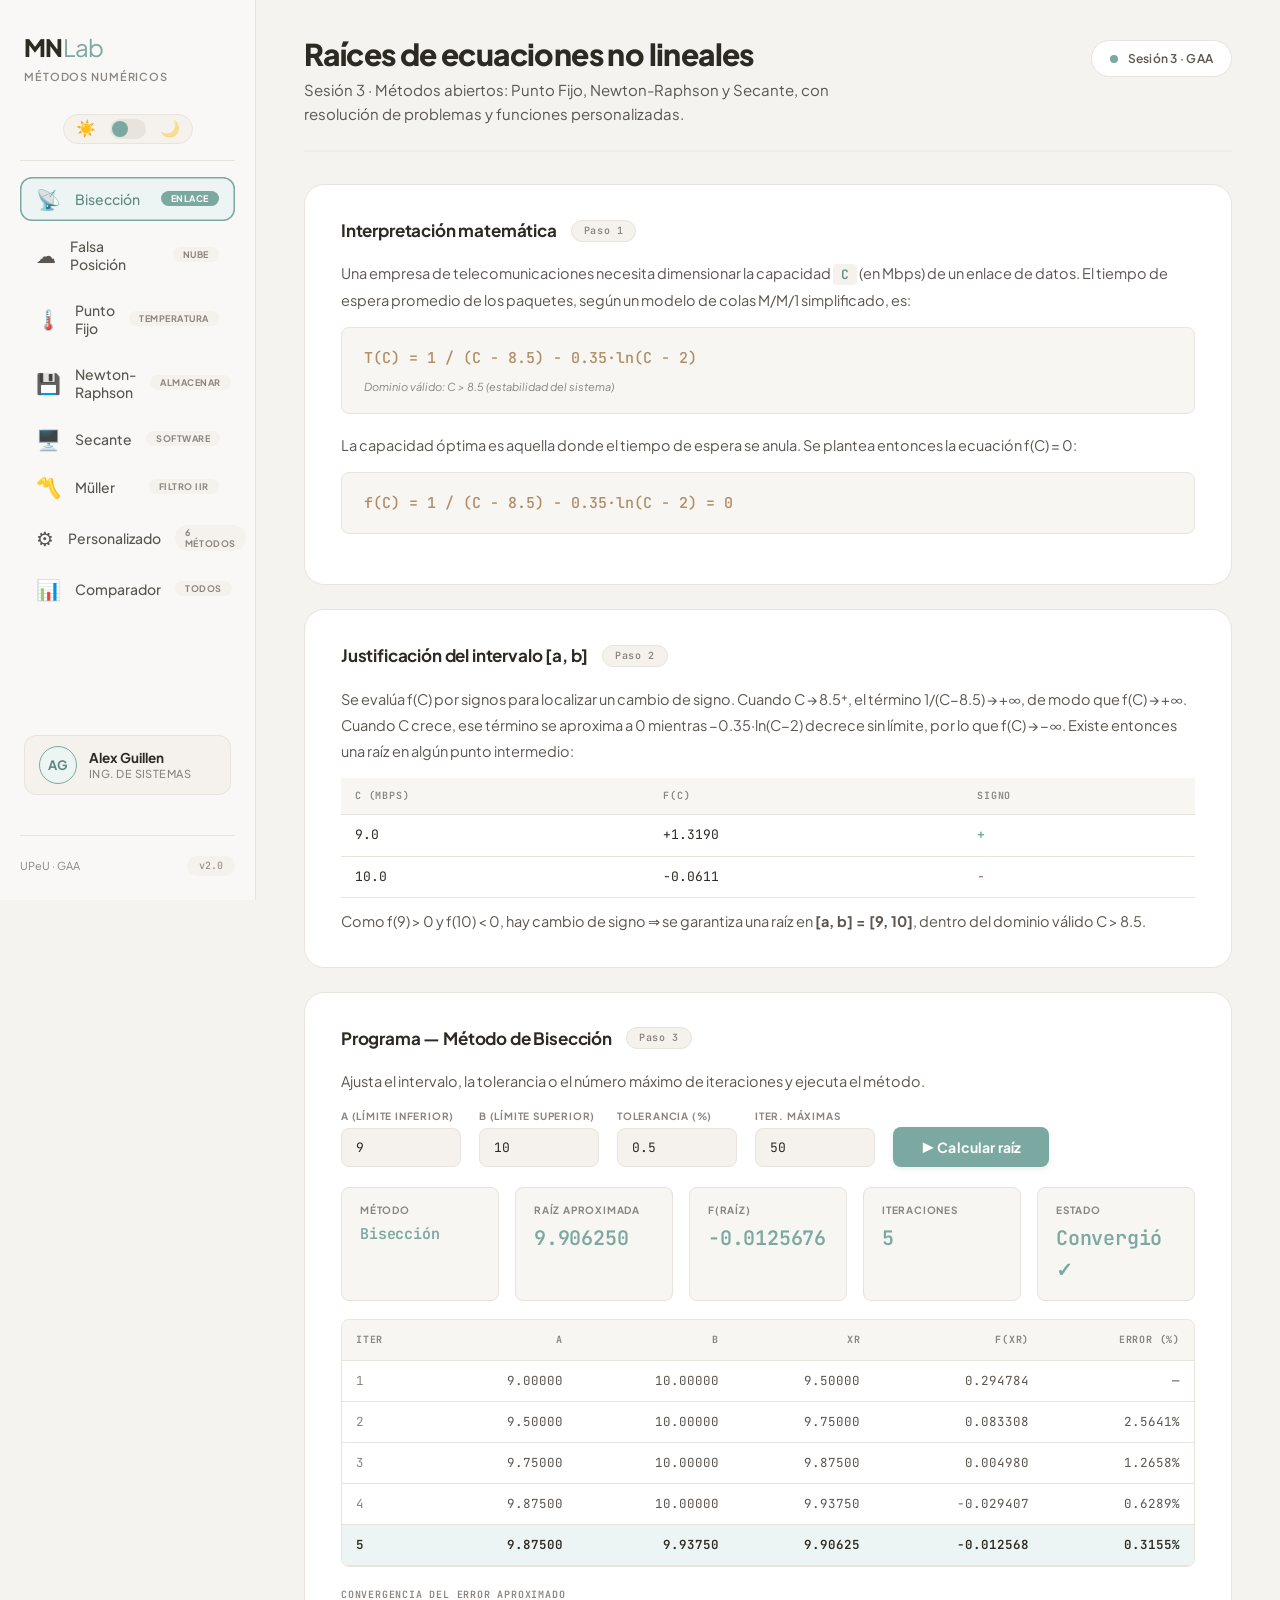
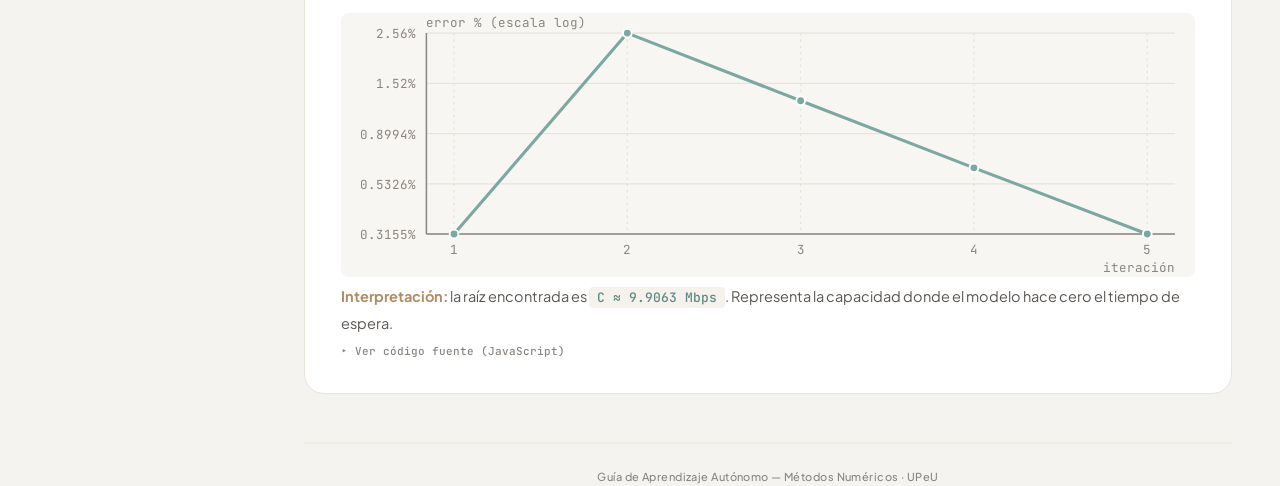
<file: index.html>
<!DOCTYPE html>
<html lang="es" data-theme="light">
<head>
    <meta charset="UTF-8">
    <meta name="viewport" content="width=device-width, initial-scale=1.0">
    <meta name="description" content="Herramienta interactiva para el curso de Métodos Numéricos: resuelve raíces de ecuaciones no lineales con los métodos de Bisección y Falsa Posición.">
    <meta name="author" content="Alex — Universidad Peruana Unión">
    <title>Raíces de Ecuaciones · Bisección y Falsa Posición</title>
    <link rel="stylesheet" href="styles.css">
</head>
<body>
    <!-- Sidebar de Navegación -->
    <nav class="sidebar" aria-label="Navegación principal">
        <div class="sidebar-header">
            <h1>MN<span>Lab</span></h1>
            <p class="sidebar-sub">Métodos Numéricos</p>
        </div>

        <!-- Toggle de tema -->
        <div class="theme-toggle-wrapper">
            <button class="theme-toggle" id="themeToggle" aria-label="Cambiar tema">
                <span class="theme-icon sun">☀️</span>
                <span class="theme-track">
                    <span class="theme-thumb"></span>
                </span>
                <span class="theme-icon moon">🌙</span>
            </button>
        </div>

        <ul class="nav-list">
            <li>
                <button type="button" class="nav-link active" id="tab-p1" data-tab="p1" role="tab" aria-selected="true" aria-controls="p1">
                    <span class="nav-icon">📡</span>
                    <span class="nav-text">Bisección</span>
                    <span class="nav-badge">Enlace</span>
                </button>
            </li>
            <li>
                <button type="button" class="nav-link" id="tab-p2" data-tab="p2" role="tab" aria-selected="false" aria-controls="p2">
                    <span class="nav-icon">☁️</span>
                    <span class="nav-text">Falsa Posición</span>
                    <span class="nav-badge">Nube</span>
                </button>
            </li>
            <li>
                <button type="button" class="nav-link" id="tab-p3" data-tab="p3" role="tab" aria-selected="false" aria-controls="p3">
                    <span class="nav-icon">🌡️</span>
                    <span class="nav-text">Punto Fijo</span>
                    <span class="nav-badge">temperatura</span>
                </button>
            </li>
            <li>
                <button type="button" class="nav-link" id="tab-p4" data-tab="p4" role="tab" aria-selected="false" aria-controls="p4">
                    <span class="nav-icon">💾</span>
                    <span class="nav-text">Newton-Raphson</span>
                    <span class="nav-badge">Almacenar</span>
                </button>
            </li>
            <li>
                <button type="button" class="nav-link" id="tab-p5" data-tab="p5" role="tab" aria-selected="false" aria-controls="p5">
                    <span class="nav-icon">🖥️</span>
                    <span class="nav-text">Secante</span>
                    <span class="nav-badge">software</span>
                </button>
            </li>
            <li>
                <button type="button" class="nav-link" id="tab-p8" data-tab="p8" role="tab" aria-selected="false" aria-controls="p8">
                    <span class="nav-icon">〽️</span>
                    <span class="nav-text">Müller</span>
                    <span class="nav-badge">Filtro IIR</span>
                </button>
            </li>
            <li>
                <button type="button" class="nav-link" id="tab-p6" data-tab="p6" role="tab" aria-selected="false" aria-controls="p6">
                    <span class="nav-icon">⚙️</span>
                    <span class="nav-text">Personalizado</span>
                    <span class="nav-badge">6 métodos</span>
                </button>
            </li>
            <li>
                <button type="button" class="nav-link" id="tab-p7" data-tab="p7" role="tab" aria-selected="false" aria-controls="p7">
                    <span class="nav-icon">📊</span>
                    <span class="nav-text">Comparador</span>
                    <span class="nav-badge">Todos</span>
                </button>
            </li>
        </ul>
               <!-- 👇 TARJETA DE PERFIL MINIMALISTA 👇 -->
        <div class="profile-mini">
            <div class="profile-mini-avatar">
                <span>AG</span>
            </div>
            <div class="profile-mini-info">
                <p class="profile-mini-name">Alex Guillen</p>
                <p class="profile-mini-role">Ing. de Sistemas</p>
            </div>
        </div>
        <!-- 👆 FIN DE LA TARJETA 👆 -->
        <div class="sidebar-footer">
            <p>UPeU · GAA</p>
            <p class="sidebar-version">v2.0</p>
        </div>
    </nav>

    <!-- Contenido Principal -->
    <main class="main-content">
        <header class="page-header">
            <div class="header-text">
                <h1>Raíces de ecuaciones no lineales</h1>
                <p class="sub">Sesión 3 · Métodos abiertos: Punto Fijo, Newton-Raphson y Secante, con resolución de problemas y funciones personalizadas.</p>
            </div>
            <div class="header-status">
                <span class="status-dot"></span>
                <span class="status-text">Sesión 3 · GAA</span>
            </div>
        </header>

        <!-- ===================== PROBLEMA 1 ===================== -->
        <section class="panel active" id="p1" role="tabpanel" aria-labelledby="tab-p1">
            <div class="card">
                <h2>Interpretación matemática <span class="tag">Paso 1</span></h2>
                <p>Una empresa de telecomunicaciones necesita dimensionar la capacidad <code>C</code> (en Mbps) de un enlace de datos. El tiempo de espera promedio de los paquetes, según un modelo de colas M/M/1 simplificado, es:</p>
                <div class="formula">T(C) = 1 / (C − 8.5) − 0.35·ln(C − 2)<small>Dominio válido: C &gt; 8.5 (estabilidad del sistema)</small></div>
                <p>La capacidad óptima es aquella donde el tiempo de espera se anula. Se plantea entonces la ecuación f(C) = 0:</p>
                <div class="formula">f(C) = 1 / (C − 8.5) − 0.35·ln(C − 2) = 0</div>
            </div>

            <div class="card">
                <h2>Justificación del intervalo [a, b] <span class="tag">Paso 2</span></h2>
                <p>Se evalúa f(C) por signos para localizar un cambio de signo. Cuando C → 8.5⁺, el término 1/(C−8.5) → +∞, de modo que f(C) → +∞. Cuando C crece, ese término se aproxima a 0 mientras −0.35·ln(C−2) decrece sin límite, por lo que f(C) → −∞. Existe entonces una raíz en algún punto intermedio:</p>
                <table class="signtable">
                    <thead><tr><th>C (Mbps)</th><th>f(C)</th><th>Signo</th></tr></thead>
                    <tbody>
                        <tr><td>9.0</td><td>+1.3190</td><td class="pos">+</td></tr>
                        <tr><td>10.0</td><td>−0.0611</td><td class="neg">−</td></tr>
                    </tbody>
                </table>
                <p style="margin-top:10px;">Como f(9) &gt; 0 y f(10) &lt; 0, hay cambio de signo ⇒ se garantiza una raíz en <strong>[a, b] = [9, 10]</strong>, dentro del dominio válido C &gt; 8.5.</p>
            </div>

            <div class="card">
                <h2>Programa — Método de Bisección <span class="tag">Paso 3</span></h2>
                <p>Ajusta el intervalo, la tolerancia o el número máximo de iteraciones y ejecuta el método.</p>
                <form class="controls" onsubmit="event.preventDefault(); runProblem('p1');">
                    <div class="field"><label for="p1-a">a (límite inferior)</label><input type="number" id="p1-a" name="p1-a" value="9" step="0.1"></div>
                    <div class="field"><label for="p1-b">b (límite superior)</label><input type="number" id="p1-b" name="p1-b" value="10" step="0.1"></div>
                    <div class="field"><label for="p1-tol">Tolerancia (%)</label><input type="number" id="p1-tol" name="p1-tol" value="0.5" step="0.1"></div>
                    <div class="field"><label for="p1-max">Iter. máximas</label><input type="number" id="p1-max" name="p1-max" value="50" step="1"></div>
                    <button type="submit" class="btn">▶ Calcular raíz</button>
                </form>
                <p id="p1-error" class="err" role="alert"></p>
                <div id="p1-results" aria-live="polite"></div>
                <button type="button" class="code-toggle" onclick="toggleCode('p1-code')" aria-expanded="false" aria-controls="p1-code">▸ Ver código fuente (JavaScript)</button>
                <pre class="code" id="p1-code"><span class="cm">// Método de Bisección — f(C) = 1/(C-8.5) - 0.35*ln(C-2)</span>
<span class="kw">function</span> <span class="fn">f</span>(C) {
  <span class="kw">return</span> <span class="num">1</span> / (C - <span class="num">8.5</span>) - <span class="num">0.35</span> * Math.log(C - <span class="num">2</span>);
}

<span class="kw">function</span> <span class="fn">biseccion</span>(a, b, tol, maxIter) {
  <span class="kw">let</span> iter = [];
  <span class="kw">let</span> xrAnt = <span class="kw">null</span>;
  <span class="kw">for</span> (<span class="kw">let</span> i = <span class="num">1</span>; i &lt;= maxIter; i++) {
    <span class="kw">const</span> xr = (a + b) / <span class="num">2</span>;
    <span class="kw">const</span> fxr = f(xr);
    <span class="kw">const</span> err = xrAnt === <span class="kw">null</span> ? <span class="kw">null</span> : Math.abs((xr - xrAnt) / xr) * <span class="num">100</span>;
    iter.push({ i, a, b, xr, fxr, err });
    <span class="kw">if</span> (err !== <span class="kw">null</span> &amp;&amp; err &lt; tol) <span class="kw">break</span>;
    <span class="kw">if</span> (f(a) * fxr &lt; <span class="num">0</span>) b = xr; <span class="kw">else</span> a = xr;
    xrAnt = xr;
  }
  <span class="kw">return</span> iter;
}</pre>
            </div>
        </section>

        <!-- ===================== PROBLEMA 2 ===================== -->
        <section class="panel" id="p2" role="tabpanel" aria-labelledby="tab-p2">
            <div class="card">
                <h2>Interpretación matemática <span class="tag">Paso 1</span></h2>
                <p>Una empresa evalúa migrar un sistema on-premise hacia la nube. El costo acumulado de mantenerlo en servidores propios, en miles de soles, en función del tiempo <code>t</code> (años):</p>
                <div class="formula">C₁(t) = 45 + 12t</div>
                <p>El costo acumulado de operarlo en la nube (migración inicial + costo variable exponencial por consumo proyectado):</p>
                <div class="formula">C₂(t) = 20·e^(0.4t)</div>
                <p>El punto de equilibrio ocurre donde ambos costos se igualan, es decir, la raíz de:</p>
                <div class="formula">f(t) = C₁(t) − C₂(t) = 45 + 12t − 20·e^(0.4t) = 0</div>
            </div>

            <div class="card">
                <h2>Justificación del intervalo [a, b] <span class="tag">Paso 2</span></h2>
                <p>Se evalúa f(t) entre 0 y 5 años:</p>
                <table class="signtable">
                    <thead><tr><th>t (años)</th><th>f(t)</th><th>Signo</th></tr></thead>
                    <tbody>
                        <tr><td>0</td><td>+25.000</td><td class="pos">+</td></tr>
                        <tr><td>3</td><td>+14.598</td><td class="pos">+</td></tr>
                        <tr><td>5</td><td>−42.777</td><td class="neg">−</td></tr>
                    </tbody>
                </table>
                <p style="margin-top:10px;">En t = 0 el costo local es menor (la nube exige inversión inicial), pero como C₂(t) crece exponencialmente termina superando a C₁(t), que crece de forma lineal. Como f(0) &gt; 0 y f(5) &lt; 0, hay cambio de signo ⇒ raíz garantizada en <strong>[a, b] = [0, 5]</strong>.</p>
            </div>

            <div class="card">
                <h2>Programa — Método de Falsa Posición <span class="tag">Paso 3</span></h2>
                <p>Ajusta el intervalo, la tolerancia o el número máximo de iteraciones y ejecuta el método.</p>
                <form class="controls" onsubmit="event.preventDefault(); runProblem('p2');">
                    <div class="field"><label for="p2-a">a (límite inferior)</label><input type="number" id="p2-a" name="p2-a" value="0" step="0.1"></div>
                    <div class="field"><label for="p2-b">b (límite superior)</label><input type="number" id="p2-b" name="p2-b" value="5" step="0.1"></div>
                    <div class="field"><label for="p2-tol">Tolerancia (%)</label><input type="number" id="p2-tol" name="p2-tol" value="0.5" step="0.1"></div>
                    <div class="field"><label for="p2-max">Iter. máximas</label><input type="number" id="p2-max" name="p2-max" value="50" step="1"></div>
                    <button type="submit" class="btn">▶ Calcular raíz</button>
                </form>
                <p id="p2-error" class="err" role="alert"></p>
                <div id="p2-results" aria-live="polite"></div>
                <button type="button" class="code-toggle" onclick="toggleCode('p2-code')" aria-expanded="false" aria-controls="p2-code">▸ Ver código fuente (JavaScript)</button>
                <pre class="code" id="p2-code"><span class="cm">// Método de Falsa Posición — f(t) = 45 + 12t - 20*e^(0.4t)</span>
<span class="kw">function</span> <span class="fn">f</span>(t) {
  <span class="kw">return</span> <span class="num">45</span> + <span class="num">12</span> * t - <span class="num">20</span> * Math.exp(<span class="num">0.4</span> * t);
}

<span class="kw">function</span> <span class="fn">falsaPosicion</span>(a, b, tol, maxIter) {
  <span class="kw">let</span> iter = [];
  <span class="kw">let</span> xrAnt = <span class="kw">null</span>;
  <span class="kw">for</span> (<span class="kw">let</span> i = <span class="num">1</span>; i &lt;= maxIter; i++) {
    <span class="kw">const</span> fa = f(a), fb = f(b);
    <span class="kw">const</span> xr = b - fb * (a - b) / (fa - fb); <span class="cm">// interpolación lineal</span>
    <span class="kw">const</span> fxr = f(xr);
    <span class="kw">const</span> err = xrAnt === <span class="kw">null</span> ? <span class="kw">null</span> : Math.abs((xr - xrAnt) / xr) * <span class="num">100</span>;
    iter.push({ i, a, b, xr, fxr, err });
    <span class="kw">if</span> (err !== <span class="kw">null</span> &amp;&amp; err &lt; tol) <span class="kw">break</span>;
    <span class="kw">if</span> (fa * fxr &lt; <span class="num">0</span>) b = xr; <span class="kw">else</span> a = xr;
    xrAnt = xr;
  }
  <span class="kw">return</span> iter;
}</pre>
            </div>
        </section>

        <!-- ===================== PROBLEMA PERSONALIZADO ===================== -->
        
        <!-- ===================== PROBLEMA 3: PUNTO FIJO ===================== -->
        <section class="panel" id="p3" role="tabpanel" aria-labelledby="tab-p3">
            <div class="card">
                <h2>Problema 1 · Método de Punto Fijo <span class="tag">Sesión 3</span></h2>
                <p>Un centro de datos debe mantener la temperatura de una sala de servidores en equilibrio. La temperatura de equilibrio <code>T</code>, en °C, satisface:</p>
                <div class="formula">T = 18 + 8e<sup>−0.15T</sup></div>
                <p>Se emplea directamente la forma de iteración <code>T = g(T)</code> y la aproximación inicial indicada en la guía:</p>
                <div class="formula">g(T) = 18 + 8e<sup>−0.15T</sup> &nbsp;&nbsp; | &nbsp;&nbsp; T<sub>0</sub> = 20</div>
            </div>
            <div class="card">
                <h2>Programa — Método de Punto Fijo <span class="tag">Paso 3</span></h2>
                <p>La guía indica mostrar cada iteración, la variable, la función evaluada y el error relativo porcentual. El criterio de parada es ε<sub>a</sub> ≤ 0.01% o 50 iteraciones.</p>
                <form class="controls" onsubmit="event.preventDefault(); runProblem('p3');">
                    <div class="field"><label for="p3-x0">T₀ (inicial)</label><input type="number" id="p3-x0" value="20" step="0.1"></div>
                    <div class="field"><label for="p3-tol">Tolerancia (%)</label><input type="number" id="p3-tol" value="0.01" step="0.01"></div>
                    <div class="field"><label for="p3-max">Iter. máximas</label><input type="number" id="p3-max" value="50" step="1"></div>
                    <button type="submit" class="btn">▶ Calcular temperatura</button>
                </form>
                <p id="p3-error" class="err" role="alert"></p>
                <div id="p3-results" aria-live="polite"></div>
                <button type="button" class="code-toggle" onclick="toggleCode('p3-code')" aria-expanded="false" aria-controls="p3-code">▸ Ver código fuente (JavaScript)</button>
                <pre class="code" id="p3-code"><span class="cm">// Punto Fijo — T = 18 + 8e^(-0.15T)</span>
<span class="kw">function</span> <span class="fn">g</span>(T) {
  <span class="kw">return</span> <span class="num">18</span> + <span class="num">8</span> * Math.exp(-<span class="num">0.15</span> * T);
}</pre>
            </div>
        </section>

        <!-- ===================== PROBLEMA 4: NEWTON-RAPHSON ===================== -->
        <section class="panel" id="p4" role="tabpanel" aria-labelledby="tab-p4">
            <div class="card">
                <h2>Problema 2 · Método de Newton-Raphson <span class="tag">Sesión 3</span></h2>
                <p>Una empresa desea dimensionar un sistema de almacenamiento. El tiempo promedio de respuesta <code>t</code>, en milisegundos, se obtiene resolviendo:</p>
                <div class="formula">f(t) = t³ − 7t − 5 = 0</div>
                <p>La solución positiva representa el tiempo de respuesta asociado a una condición de operación. Para Newton-Raphson se usa:</p>
                <div class="formula">t<sub>n+1</sub> = t<sub>n</sub> − f(t<sub>n</sub>) / f′(t<sub>n</sub>) &nbsp;&nbsp; | &nbsp;&nbsp; f′(t) = 3t² − 7</div>
                <p>La guía no fija un valor inicial para este problema; se propone <strong>t₀ = 2</strong> como valor inicial positivo y cercano a la raíz positiva.</p>
            </div>
            <div class="card">
                <h2>Programa — Método de Newton-Raphson <span class="tag">Paso 3</span></h2>
                <p>Modifica el valor inicial, la tolerancia y las iteraciones máximas. El programa controla también el caso en que la derivada sea cero o demasiado cercana a cero.</p>
                <form class="controls" onsubmit="event.preventDefault(); runProblem('p4');">
                    <div class="field"><label for="p4-x0">t₀ (inicial)</label><input type="number" id="p4-x0" value="2" step="0.1"></div>
                    <div class="field"><label for="p4-tol">Tolerancia (%)</label><input type="number" id="p4-tol" value="0.01" step="0.01"></div>
                    <div class="field"><label for="p4-max">Iter. máximas</label><input type="number" id="p4-max" value="50" step="1"></div>
                    <button type="submit" class="btn">▶ Calcular raíz</button>
                </form>
                <p id="p4-error" class="err" role="alert"></p>
                <div id="p4-results" aria-live="polite"></div>
                <button type="button" class="code-toggle" onclick="toggleCode('p4-code')" aria-expanded="false" aria-controls="p4-code">▸ Ver código fuente (JavaScript)</button>
                <pre class="code" id="p4-code"><span class="cm">// Newton-Raphson — f(t) = t^3 - 7t - 5</span>
<span class="kw">function</span> <span class="fn">f</span>(t) { <span class="kw">return</span> t**<span class="num">3</span> - <span class="num">7</span>*t - <span class="num">5</span>; }
<span class="kw">function</span> <span class="fn">df</span>(t) { <span class="kw">return</span> <span class="num">3</span>*t**<span class="num">2</span> - <span class="num">7</span>; }
<span class="kw">function</span> <span class="fn">newtonRaphson</span>(f, df, x0, tol, maxIter) { <span class="cm">/* iteraciones */</span> }</pre>
            </div>
        </section>

        <!-- ===================== PROBLEMA 5: SECANTE ===================== -->
        <section class="panel" id="p5" role="tabpanel" aria-labelledby="tab-p5">
            <div class="card">
                <h2>Problema 3 · Método de la Secante <span class="tag">Sesión 3</span></h2>
                <p>Un servidor experimenta una variación en su rendimiento cuando aumenta el número de solicitudes simultáneas. El nivel de carga normalizado <code>x</code> debe satisfacer:</p>
                <div class="formula">f(x) = e<sup>−x</sup> − x² + 0.2 = 0</div>
                <p>Se busca el valor de <code>x</code> que identifica un punto de operación del servidor. La guía no especifica dos valores iniciales, por lo que se proponen <strong>x₀ = 0</strong> y <strong>x₁ = 1</strong>, que permiten iniciar la iteración en una zona cercana a una raíz.</p>
            </div>
            <div class="card">
                <h2>Programa — Método de la Secante <span class="tag">Paso 3</span></h2>
                <p>La secante usa dos aproximaciones iniciales y no requiere derivada. El criterio de parada es ε<sub>a</sub> ≤ 0.01% o 50 iteraciones.</p>
                <form class="controls" onsubmit="event.preventDefault(); runProblem('p5');">
                    <div class="field"><label for="p5-x0">x₀ (inicial)</label><input type="number" id="p5-x0" value="0" step="0.1"></div>
                    <div class="field"><label for="p5-x1">x₁ (inicial)</label><input type="number" id="p5-x1" value="1" step="0.1"></div>
                    <div class="field"><label for="p5-tol">Tolerancia (%)</label><input type="number" id="p5-tol" value="0.01" step="0.01"></div>
                    <div class="field"><label for="p5-max">Iter. máximas</label><input type="number" id="p5-max" value="50" step="1"></div>
                    <button type="submit" class="btn">▶ Calcular raíz</button>
                </form>
                <p id="p5-error" class="err" role="alert"></p>
                <div id="p5-results" aria-live="polite"></div>
                <button type="button" class="code-toggle" onclick="toggleCode('p5-code')" aria-expanded="false" aria-controls="p5-code">▸ Ver código fuente (JavaScript)</button>
                <pre class="code" id="p5-code"><span class="cm">// Secante — f(x) = exp(-x) - x^2 + 0.2</span>
<span class="kw">function</span> <span class="fn">secante</span>(f, x0, x1, tol, maxIter) { <span class="cm">/* iteraciones */</span> }</pre>
            </div>
        </section>

        <!-- ===================== PROBLEMA 4 · MÉTODO DE MÜLLER ===================== -->
        <section class="panel" id="p8" role="tabpanel" aria-labelledby="tab-p8">
            <div class="card">
                <h2>Problema 4 · Estabilidad de un filtro digital IIR <span class="tag">Método de Müller</span></h2>
                <p>La estabilidad del filtro depende de las raíces de su polinomio característico. El sistema es estable cuando todas cumplen <code>|z| &lt; 1</code>.</p>
                <div class="formula">D(z) = 8z⁴ − 6z³ − 3z² + 3z − 1 = 0<small>Puntos iniciales: z₀=0, z₁=0.5, z₂=1.0 · tolerancia ε=10⁻⁵</small></div>
            </div>

            <div class="card">
                <h2>Delimitación teórica <span class="tag">Descartes · Lagrange · Horner</span></h2>
                <div class="theory-grid">
                    <article><h3>Criterio de Descartes</h3><p><code>D(z)</code> tiene signos +,−,−,+,−: presenta 3 cambios, por lo que posee 3 o 1 raíces reales positivas. <code>D(−z)</code> tiene signos +,+,−,−,−: presenta 1 cambio, así que posee exactamente 1 raíz real negativa.</p></article>
                    <article><h3>Cota global de Lagrange</h3><p>Al normalizar: <code>z⁴−0.75z³−0.375z²+0.375z−0.125</code>. La cota es <code>R=1+max(0.75,0.375,0.375,0.125)=1.75</code>; todas las raíces están en <code>|z|≤1.75</code>.</p></article>
                    <article><h3>Esquema de Horner</h3><p>El polinomio se evalúa como <code>((((8z−6)z−3)z+3)z−1)</code>, reduciendo operaciones y el error de redondeo durante las iteraciones.</p></article>
                </div>
            </div>

            <div class="card">
                <h2>Programa — Método de Müller <span class="tag">Implementación numérica</span></h2>
                <p>Müller interpola una parábola por tres aproximaciones y utiliza una de sus raíces como el siguiente valor.</p>
                <form class="controls" onsubmit="event.preventDefault(); runMullerProblem();">
                    <div class="field"><label for="p8-x0">z₀</label><input type="number" id="p8-x0" value="0" step="any"></div>
                    <div class="field"><label for="p8-x1">z₁</label><input type="number" id="p8-x1" value="0.5" step="any"></div>
                    <div class="field"><label for="p8-x2">z₂</label><input type="number" id="p8-x2" value="1" step="any"></div>
                    <div class="field"><label for="p8-tol">Tolerancia ε</label><input type="number" id="p8-tol" value="0.00001" step="any"></div>
                    <div class="field"><label for="p8-max">Iter. máximas</label><input type="number" id="p8-max" value="50" step="1"></div>
                    <button type="submit" class="btn">▶ Calcular primera raíz</button>
                </form>
                <p id="p8-error" class="err" role="alert"></p>
                <div id="p8-results" aria-live="polite"></div>
                <button type="button" class="code-toggle" onclick="toggleCode('p8-code')" aria-expanded="false" aria-controls="p8-code">▸ Ver código fuente (JavaScript)</button>
                <pre class="code" id="p8-code"><span class="cm">// Müller — tres puntos e interpolación cuadrática</span>
<span class="kw">function</span> <span class="fn">muller</span>(f, z0, z1, z2, tol, maxIter) {
  <span class="cm">// Calcula diferencias divididas y selecciona</span>
  <span class="cm">// el denominador de mayor módulo.</span>
}</pre>
            </div>
        </section>

<section class="panel" id="p6" role="tabpanel" aria-labelledby="tab-p6">
            <div class="card">
                <h2>Ingresa tu propia función <span class="tag">Genérico</span></h2>
                
                <p style="margin-bottom: 6px;">
                    Escribe f(?) usando la variable que quieras (por ejemplo <code>C</code>, <code>t</code>, <code>x</code>) — 
                    indica su nombre en el campo <strong>"Variable"</strong> y úsala tal cual en la fórmula.
                </p>
                
                <p style="font-size: 13px; color: var(--text-muted); margin-bottom: 16px;">
                    Disponibles: <code>+ − * / ^</code>, <code>sqrt()</code> <code>exp()</code> <code>ln()</code> 
                    <code>log10()</code> <code>sin()</code> <code>cos()</code> <code>tan()</code> <code>abs()</code> 
                    <code>pow(a,b)</code> <code>PI</code> <code>E</code>. También acepta <code>x²</code>, <code>x³</code>, <code>√x</code>, <code>2x</code>, <code>0,15</code> y ecuaciones como <code>f(x)=0</code>. Usa <code>ln</code> para logaritmo natural.
                </p>

                <form class="controls" style="margin-bottom: 6px;" onsubmit="event.preventDefault(); runCustom();">
                    <div class="field" style="width: 100px; flex-shrink: 0;">
                        <label for="p6-var">Variable</label>
                        <input type="text" id="p6-var" name="p6-var" value="x" maxlength="8" 
                               style="width: 100%; font-size: 14px; text-align: center;">
                    </div>
                    
                    <div class="field" style="flex: 2; min-width: 260px;">
                        <label for="p6-fx" id="p6-fx-label">f(x) =</label>
                        <input type="text" id="p6-fx" name="p6-fx" value="x^3 - x - 2" 
                               style="width: 100%; font-size: 14px; padding: 10px 14px;">
                    </div>
                    
                    <div class="field" id="p6-g-wrap" style="flex: 1; min-width: 220px; display: none;">
                        <label for="p6-gx" id="p6-gx-label">g(x) =</label>
                        <input type="text" id="p6-gx" name="p6-gx" value="18 + 8*exp(-0.15*x)"
                               style="width: 100%; font-size: 14px; padding: 10px 14px;">
                    </div>
                    <div class="field" id="p6-df-wrap" style="flex: 1; min-width: 220px; display: none;">
                        <label for="p6-dfx" id="p6-dfx-label">f'(x) =</label>
                        <input type="text" id="p6-dfx" name="p6-dfx" value="3*x^2 - 7"
                               style="width: 100%; font-size: 14px; padding: 10px 14px;">
                    </div>

                    <div class="field" style="width: 160px; flex-shrink: 0;">
                        <label for="p6-method">Método</label>
                        <select id="p6-method" name="p6-method" style="width: 100%;">
                            <option value="biseccion">Bisección</option>
                            <option value="falsaPosicion">Falsa Posición</option>
                            <option value="puntoFijo">Punto Fijo</option>
                            <option value="newton">Newton-Raphson</option>
                            <option value="secante">Secante</option>
                            <option value="muller">Müller</option>
                        </select>
                    </div>
                </form>

                <form class="controls" style="margin-top: 12px;" onsubmit="event.preventDefault(); runCustom();">
                    <div class="field" id="p6-a-wrap">
                        <label for="p6-a" id="p6-a-label">a (límite inf.)</label>
                        <input type="number" id="p6-a" name="p6-a" value="1" step="any">
                    </div>
                    <div class="field" id="p6-b-wrap">
                        <label for="p6-b" id="p6-b-label">b (límite sup.)</label>
                        <input type="number" id="p6-b" name="p6-b" value="2" step="any">
                    </div>
                    <div class="field" id="p6-c-wrap" hidden>
                        <label for="p6-c">x₂ (inicial)</label>
                        <input type="number" id="p6-c" name="p6-c" value="1" step="any">
                    </div>
                    <div class="field">
                        <label for="p6-tol">Tolerancia (%)</label>
                        <input type="number" id="p6-tol" name="p6-tol" value="0.01" step="0.01">
                    </div>
                    <div class="field">
                        <label for="p6-max">Iter. máximas</label>
                        <input type="number" id="p6-max" name="p6-max" value="50" step="1">
                    </div>
                    <button type="submit" class="btn" style="margin-top: 2px;">▶ Calcular raíz</button>
                </form>

                <div class="examples">
                    <span style="font-weight: 600; color: var(--text-secondary);">Según el método:</span>
                    <span style="color: var(--text-muted);">Bisección/Falsa Posición → usa <code>a,b</code>; Secante → usa <code>x₀,x₁</code>; Müller → usa <code>x₀,x₁,x₂</code>; Newton → completa <code>f′(x)</code>; Punto Fijo → completa <code>g(x)</code>.</span>
                    <br><span style="font-weight: 600; color: var(--text-secondary);">Ejemplos:</span>
                    <code>x^3 - x - 2</code> ·
                    <code>exp(-x) - x</code> ·
                    <code>ln(x) + x - 3</code> ·
                    <code>cos(x) - x</code> ·
                    <br style="display: block; margin: 4px 0;">
                    <span style="color: var(--text-muted); font-size: 12px;">Con otra variable:</span>
                    <code>1/(C-8.5)-0.35*ln(C-2)</code> 
                    <span style="color: var(--text-light); font-size: 12px;">(Variable = C)</span> ·
                    <br style="display: block; margin: 2px 0;">
                    <code>45 + 12t - 20e^(0.4t)</code>
                    <span style="color: var(--text-light); font-size: 12px;">(Variable = t — reconoce multiplicación implícita y "e" de Euler)</span>
                </div>

                <p id="p6-error" class="err" role="alert" style="display: none;"></p>
                <div id="p6-results" aria-live="polite"></div>
            </div>
</section>

        <!-- ===================== COMPARADOR DE LOS 6 MÉTODOS ===================== -->
        <section class="panel" id="p7" role="tabpanel" aria-labelledby="tab-p7">
            <div class="card">
                <h2>Comparar un ejercicio en seis métodos <span class="tag">Müller incluido</span></h2>
                <p>Ingresa una función y pulsa <strong>Calcular con los 6 métodos</strong>. El sistema ejecutará Bisección, Falsa Posición, Punto Fijo, Newton-Raphson, Secante y Müller por separado.</p>
                <p style="font-size: 13px; color: var(--text-muted);"><code>g(x)</code>, la derivada y el segundo valor son opcionales. Si solo tienes <code>x₀</code>, el sistema buscará automáticamente un intervalo y un segundo punto adecuados.</p>

                <form class="compare-form" onsubmit="event.preventDefault(); runComparison();">
                    <div class="compare-function-grid">
                        <div class="field compare-variable">
                            <label for="p7-var">Variable</label>
                            <input type="text" id="p7-var" value="x" maxlength="8">
                        </div>
                        <div class="field">
                            <label for="p7-fx" id="p7-fx-label">f(x) =</label>
                            <input type="text" id="p7-fx" value="cos(x) - x">
                        </div>
                        <div class="field">
                            <label for="p7-gx" id="p7-gx-label">g(x) = (opcional)</label>
                            <input type="text" id="p7-gx" value="" placeholder="Generación automática">
                        </div>
                        <div class="field">
                            <label for="p7-dfx" id="p7-dfx-label">f'(x) = (opcional)</label>
                            <input type="text" id="p7-dfx" value="" placeholder="Derivada numérica automática">
                        </div>
                    </div>
                    <div class="controls compare-controls">
                        <div class="field"><label for="p7-a">a / x₀</label><input type="number" id="p7-a" value="0" step="any"></div>
                        <div class="field"><label for="p7-b">b / x₁ (opcional)</label><input type="number" id="p7-b" value="" step="any" placeholder="Automático"></div>
                        <div class="field"><label for="p7-c">x₂ para Müller</label><input type="number" id="p7-c" value="1" step="any"></div>
                        <div class="field"><label for="p7-tol">Tolerancia (%)</label><input type="number" id="p7-tol" value="0.01" step="any"></div>
                        <div class="field"><label for="p7-max">Iter. máximas</label><input type="number" id="p7-max" value="50" step="1"></div>
                        <button type="submit" class="btn">▶ Calcular con los 6 métodos</button>
                    </div>
                </form>

                <div class="examples">
                    <strong>Cómo se usan los valores:</strong> Punto Fijo y Newton usan <code>x₀=a</code>. Si proporcionas <code>b</code>, se utilizará en los otros métodos; si lo dejas vacío, se calculará automáticamente.
                </div>
                <p id="p7-error" class="err" role="alert" style="display: none;"></p>
                <div id="p7-results" aria-live="polite"></div>
            </div>
        </section>

        <footer class="page-footer">
            Guía de Aprendizaje Autónomo — Métodos Numéricos · UPeU
        </footer>
    </main>

    <script src="script.js" defer></script>
</body>
</html>
</file>
<file: styles.css>
@import url('https://fonts.googleapis.com/css2?family=Plus+Jakarta+Sans:wght@400;500;600;700;800&family=JetBrains+Mono:wght@400;500;600&display=swap');

/* ============================================================
   TEMAS: Claro y Oscuro (pasteles profesionales)
   ============================================================ */
:root {
    --font-sans: 'Plus Jakarta Sans', -apple-system, system-ui, sans-serif;
    --font-mono: 'JetBrains Mono', ui-monospace, monospace;
    --radius-lg: 20px;
    --radius-md: 12px;
    --radius-sm: 8px;
    --radius-xs: 4px;
}

/* --- TEMA CLARO (por defecto) --- */
[data-theme="light"] {
    --bg-body: #f5f3f0;
    --bg-sidebar: #faf8f6;
    --bg-card: #ffffff;
    --bg-card-alt: #f8f6f3;
    --bg-input: #f5f2ed;
    --bg-code: #f5f2ed;
    --bg-hover: #f0ece6;
    
    --text-primary: #2d2a24;
    --text-secondary: #5a5550;
    --text-muted: #8a8580;
    --text-light: #b5b0ab;
    
    --border-color: #e8e3dc;
    --border-light: #f0ece6;
    
    --accent-teal: #7ba9a1;
    --accent-teal-light: #ecf5f3;
    --accent-teal-dark: #5d8a82;
    --accent-teal-hover: #6b9b93;
    
    --accent-rose: #d4a0a0;
    --accent-amber: #c9a87c;
    --accent-amber-dark: #b08d64;
    --accent-lavender: #b8a9c9;
    --accent-red: #c97a7a;
    --accent-red-light: #f8ecec;
    
    --shadow-sm: 0 1px 3px rgba(45, 42, 36, 0.04);
    --shadow-md: 0 8px 24px -4px rgba(45, 42, 36, 0.06);
    --shadow-lg: 0 20px 60px -8px rgba(45, 42, 36, 0.08);
    --shadow-hover: 0 12px 32px -8px rgba(45, 42, 36, 0.10);
    
    --scrollbar-track: #f0ece6;
    --scrollbar-thumb: #d5cfc8;
}

/* --- TEMA OSCURO (pasteles oscuros) --- */
[data-theme="dark"] {
    --bg-body: #1a1a1e;
    --bg-sidebar: #222228;
    --bg-card: #28282e;
    --bg-card-alt: #2f2f36;
    --bg-input: #33333a;
    --bg-code: #33333a;
    --bg-hover: #3a3a42;
    
    --text-primary: #e8e4de;
    --text-secondary: #b5b0ab;
    --text-muted: #8a8580;
    --text-light: #6a6560;
    
    --border-color: #3a3a42;
    --border-light: #33333a;
    
    --accent-teal: #7ba9a1;
    --accent-teal-light: #2a3d3a;
    --accent-teal-dark: #6b9b93;
    --accent-teal-hover: #8ab9b1;
    
    --accent-rose: #c9a0a0;
    --accent-amber: #c9a87c;
    --accent-amber-dark: #d4b894;
    --accent-lavender: #b8a9c9;
    --accent-red: #c97a7a;
    --accent-red-light: #3a2a2a;
    
    --shadow-sm: 0 1px 3px rgba(0, 0, 0, 0.2);
    --shadow-md: 0 8px 24px -4px rgba(0, 0, 0, 0.3);
    --shadow-lg: 0 20px 60px -8px rgba(0, 0, 0, 0.4);
    --shadow-hover: 0 12px 32px -8px rgba(0, 0, 0, 0.5);
    
    --scrollbar-track: #2a2a30;
    --scrollbar-thumb: #44444c;
}

/* --- Reset y Base --- */
* {
    box-sizing: border-box;
    margin: 0;
    padding: 0;
}

html, body {
    height: 100%;
    margin: 0;
    padding: 0;
}

body {
    background-color: var(--bg-body);
    color: var(--text-primary);
    font-family: var(--font-sans);
    display: flex;
    line-height: 1.6;
    -webkit-font-smoothing: antialiased;
    -moz-osx-font-smoothing: grayscale;
    transition: background-color 0.3s ease, color 0.3s ease;
}

/* Scrollbar personalizada */
::-webkit-scrollbar {
    width: 6px;
    height: 6px;
}
::-webkit-scrollbar-track {
    background: var(--scrollbar-track);
}
::-webkit-scrollbar-thumb {
    background: var(--scrollbar-thumb);
    border-radius: 10px;
}

/* --- Sidebar --- */
.sidebar {
    position: fixed;
    top: 0;
    left: 0;
    width: 256px;
    height: 100vh;
    background: var(--bg-sidebar);
    border-right: 1px solid var(--border-color);
    padding: 28px 20px 24px;
    display: flex;
    flex-direction: column;
    z-index: 50;
    overflow-y: auto;
    transition: background-color 0.3s ease, border-color 0.3s ease;
}

.sidebar-header {
    margin-bottom: 16px;
    padding-left: 4px;
}

.sidebar-header h1 {
    font-size: 24px;
    font-weight: 800;
    letter-spacing: -0.03em;
    color: var(--text-primary);
    margin-bottom: 2px;
    transition: color 0.3s ease;
}

.sidebar-header h1 span {
    color: var(--accent-teal);
    font-weight: 400;
}

.sidebar-sub {
    font-size: 11px;
    font-weight: 600;
    color: var(--text-muted);
    text-transform: uppercase;
    letter-spacing: 0.08em;
}

/* --- Theme Toggle --- */
.theme-toggle-wrapper {
    display: flex;
    justify-content: center;
    padding: 12px 0 16px;
    border-bottom: 1px solid var(--border-color);
    margin-bottom: 16px;
    transition: border-color 0.3s ease;
}

.theme-toggle {
    display: flex;
    align-items: center;
    gap: 8px;
    background: var(--bg-input);
    border: 1.5px solid var(--border-color);
    border-radius: 100px;
    padding: 4px 6px;
    cursor: pointer;
    transition: all 0.3s ease;
    position: relative;
}

.theme-toggle:hover {
    border-color: var(--accent-teal);
}

.theme-icon {
    font-size: 16px;
    line-height: 1;
    padding: 2px 6px;
    opacity: 0.5;
    transition: opacity 0.3s ease;
}

.theme-icon.active {
    opacity: 1;
}

.theme-track {
    width: 36px;
    height: 20px;
    background: var(--border-color);
    border-radius: 100px;
    position: relative;
    transition: background 0.3s ease;
}

.theme-thumb {
    width: 16px;
    height: 16px;
    background: var(--accent-teal);
    border-radius: 50%;
    position: absolute;
    top: 2px;
    left: 2px;
    transition: transform 0.3s ease, background 0.3s ease;
}

[data-theme="dark"] .theme-thumb {
    transform: translateX(16px);
}

[data-theme="dark"] .theme-icon.sun {
    opacity: 0.5;
}
[data-theme="dark"] .theme-icon.moon {
    opacity: 1;
}
[data-theme="light"] .theme-icon.sun {
    opacity: 1;
}
[data-theme="light"] .theme-icon.moon {
    opacity: 0.5;
}

/* --- Navegación --- */
.nav-list {
    list-style: none;
    padding: 0;
    margin: 0 0 auto 0;
    display: flex;
    flex-direction: column;
    gap: 4px;
}

.nav-link {
    display: flex;
    align-items: center;
    gap: 14px;
    width: 100%;
    padding: 12px 16px;
    border: none;
    border-radius: var(--radius-md);
    background: transparent;
    color: var(--text-secondary);
    font-family: var(--font-sans);
    font-size: 14px;
    font-weight: 500;
    cursor: pointer;
    transition: all 0.2s ease;
    text-align: left;
    position: relative;
}

.nav-link:hover {
    background: var(--bg-hover);
    color: var(--text-primary);
}

.nav-link.active {
    background: var(--accent-teal-light);
    color: var(--accent-teal-dark);
    box-shadow: inset 0 0 0 1.5px var(--accent-teal);
}

.nav-link .nav-icon {
    font-size: 20px;
    line-height: 1;
    flex-shrink: 0;
}

.nav-link .nav-text {
    flex: 1;
    font-weight: 500;
}

.nav-link .nav-badge {
    font-size: 9px;
    font-weight: 700;
    text-transform: uppercase;
    letter-spacing: 0.06em;
    padding: 2px 10px;
    border-radius: 100px;
    background: var(--bg-input);
    color: var(--text-muted);
    transition: all 0.2s ease;
}

.nav-link.active .nav-badge {
    background: var(--accent-teal);
    color: white;
}

.sidebar-footer {
    margin-top: 24px;
    padding-top: 20px;
    border-top: 1px solid var(--border-color);
    font-size: 11px;
    color: var(--text-muted);
    display: flex;
    justify-content: space-between;
    align-items: center;
    transition: border-color 0.3s ease;
}

.sidebar-version {
    font-family: var(--font-mono);
    font-size: 10px;
    background: var(--bg-input);
    padding: 2px 12px;
    border-radius: 100px;
    color: var(--text-muted);
}

/* --- TARJETA DE PERFIL MINIMALISTA --- */
.profile-mini {
    display: flex;
    align-items: center;
    gap: 12px;
    background: var(--bg-input);
    border: 1px solid var(--border-color);
    border-radius: var(--radius-md);
    padding: 10px 14px;
    margin: 20px 4px 16px;
    transition: all 0.3s ease;
}

.profile-mini:hover {
    border-color: var(--accent-teal);
    background: var(--bg-hover);
}

.profile-mini-avatar {
    width: 38px;
    height: 38px;
    border-radius: 50%;
    background: var(--accent-teal-light);
    color: var(--accent-teal-dark);
    border: 1.5px solid var(--accent-teal);
    display: flex;
    align-items: center;
    justify-content: center;
    font-weight: 700;
    font-size: 13px;
    letter-spacing: 0.02em;
    flex-shrink: 0;
}

.profile-mini-info {
    display: flex;
    flex-direction: column;
    line-height: 1.3;
    min-width: 0;
}

.profile-mini-name {
    font-size: 13.5px;
    font-weight: 700;
    color: var(--text-primary);
    margin: 0;
    white-space: nowrap;
    overflow: hidden;
    text-overflow: ellipsis;
}

.profile-mini-role {
    font-size: 11px;
    font-weight: 500;
    color: var(--text-muted);
    margin: 0;
    text-transform: uppercase;
    letter-spacing: 0.04em;
    white-space: nowrap;
    overflow: hidden;
    text-overflow: ellipsis;
}

/* --- Contenido Principal --- */
.main-content {
    margin-left: 256px;
    padding: 36px 48px 48px;
    flex: 1;
    min-height: 100vh;
    max-width: calc(100% - 256px);
    transition: background-color 0.3s ease;
}

/* --- Header --- */
.page-header {
    display: flex;
    justify-content: space-between;
    align-items: flex-start;
    margin-bottom: 32px;
    padding-bottom: 24px;
    border-bottom: 2px solid var(--border-light);
    transition: border-color 0.3s ease;
}

.header-text h1 {
    font-size: 30px;
    font-weight: 800;
    letter-spacing: -0.02em;
    color: var(--text-primary);
    margin-bottom: 6px;
    line-height: 1.2;
    transition: color 0.3s ease;
}

.header-text .sub {
    color: var(--text-secondary);
    font-size: 15px;
    max-width: 600px;
    font-weight: 400;
    line-height: 1.6;
    transition: color 0.3s ease;
}

.header-status {
    display: flex;
    align-items: center;
    gap: 10px;
    background: var(--bg-card);
    padding: 8px 18px;
    border-radius: 100px;
    border: 1px solid var(--border-color);
    font-size: 12px;
    font-weight: 600;
    color: var(--text-secondary);
    flex-shrink: 0;
    margin-top: 4px;
    letter-spacing: 0.02em;
    transition: all 0.3s ease;
}

.status-dot {
    width: 8px;
    height: 8px;
    border-radius: 50%;
    background: var(--accent-teal);
    display: inline-block;
    animation: pulse 2s ease-in-out infinite;
}

@keyframes pulse {
    0%, 100% { opacity: 1; transform: scale(1); }
    50% { opacity: 0.3; transform: scale(0.85); }
}

/* --- Paneles --- */
.panel {
    display: none;
    animation: fadeIn 0.3s ease;
}

.panel.active {
    display: block;
}

@keyframes fadeIn {
    from { opacity: 0; transform: translateY(10px); }
    to { opacity: 1; transform: translateY(0); }
}

/* --- Cards --- */
.card {
    background: var(--bg-card);
    border: 1px solid var(--border-color);
    border-radius: var(--radius-lg);
    padding: 32px 36px;
    margin-bottom: 24px;
    transition: all 0.3s ease;
}

.card:hover {
    box-shadow: var(--shadow-hover);
}

.card h2 {
    font-size: 17px;
    font-weight: 700;
    margin: 0 0 16px 0;
    display: flex;
    align-items: center;
    gap: 14px;
    color: var(--text-primary);
    letter-spacing: -0.01em;
    transition: color 0.3s ease;
}

.card h2 .tag {
    font-family: var(--font-mono);
    font-size: 10px;
    font-weight: 600;
    background: var(--bg-input);
    color: var(--text-muted);
    padding: 2px 12px;
    border-radius: 100px;
    letter-spacing: 0.06em;
    border: 1px solid var(--border-color);
    transition: all 0.3s ease;
}

.card p {
    color: var(--text-secondary);
    font-size: 14.5px;
    line-height: 1.8;
    margin: 0 0 14px 0;
    transition: color 0.3s ease;
}

.card p:last-child {
    margin-bottom: 0;
}

.card code {
    font-family: var(--font-mono);
    font-size: 13px;
    background: var(--bg-input);
    padding: 2px 8px;
    border-radius: var(--radius-xs);
    color: var(--accent-teal-dark);
    font-weight: 500;
    transition: all 0.3s ease;
}

/* --- Fórmulas --- */
.formula {
    font-family: var(--font-mono);
    background: var(--bg-card-alt);
    border: 1px solid var(--border-color);
    border-radius: var(--radius-sm);
    padding: 18px 22px;
    font-size: 15px;
    color: var(--accent-amber-dark);
    margin: 14px 0 18px;
    overflow-x: auto;
    font-weight: 500;
    line-height: 1.6;
    transition: all 0.3s ease;
}

.formula small {
    display: block;
    color: var(--text-muted);
    font-size: 11px;
    margin-top: 8px;
    font-family: var(--font-sans);
    font-weight: 400;
    font-style: italic;
}

/* --- Tabla de Signos --- */
.signtable {
    width: 100%;
    border-collapse: collapse;
    font-family: var(--font-mono);
    font-size: 13px;
    margin: 10px 0 4px;
}

.signtable th, .signtable td {
    padding: 10px 14px;
    border-bottom: 1px solid var(--border-color);
    text-align: left;
    transition: border-color 0.3s ease;
}

.signtable th {
    color: var(--text-muted);
    font-weight: 600;
    font-size: 10px;
    text-transform: uppercase;
    letter-spacing: 0.08em;
    background: var(--bg-card-alt);
}

.signtable td.pos {
    color: var(--accent-teal);
    font-weight: 600;
}

.signtable td.neg {
    color: var(--accent-red);
    font-weight: 600;
}

/* --- Controles --- */
.controls {
    display: flex;
    flex-wrap: wrap;
    gap: 18px;
    align-items: flex-end;
    margin-top: 6px;
}

.field {
    display: flex;
    flex-direction: column;
    gap: 4px;
}

.field label {
    font-size: 10px;
    font-weight: 700;
    color: var(--text-muted);
    font-family: var(--font-sans);
    text-transform: uppercase;
    letter-spacing: 0.08em;
    transition: color 0.3s ease;
}

.field input, .field select {
    background: var(--bg-input);
    border: 1.5px solid var(--border-color);
    border-radius: var(--radius-sm);
    color: var(--text-primary);
    padding: 10px 14px;
    font-family: var(--font-mono);
    font-size: 13px;
    width: 120px;
    transition: all 0.3s ease;
}

.field input:focus, .field select:focus {
    outline: none;
    border-color: var(--accent-teal);
    box-shadow: 0 0 0 4px rgba(123, 169, 161, 0.12);
}

.field select {
    appearance: none;
    background-image: url("data:image/svg+xml,%3Csvg xmlns='http://www.w3.org/2000/svg' width='12' height='12' viewBox='0 0 12 12'%3E%3Cpath fill='%238a8580' d='M6 8L1 3h10z'/%3E%3C/svg%3E");
    background-repeat: no-repeat;
    background-position: right 14px center;
    padding-right: 40px;
    cursor: pointer;
}

.btn {
    background: var(--accent-teal);
    color: white;
    border: none;
    border-radius: var(--radius-sm);
    padding: 11px 28px;
    font-family: var(--font-sans);
    font-weight: 700;
    font-size: 14px;
    cursor: pointer;
    transition: all 0.2s ease;
    box-shadow: 0 2px 6px rgba(123, 169, 161, 0.2);
    letter-spacing: 0.01em;
}

.btn:hover {
    background: var(--accent-teal-hover);
    transform: translateY(-1.5px);
    box-shadow: 0 6px 16px rgba(123, 169, 161, 0.25);
}

.btn:active {
    transform: translateY(0);
    box-shadow: 0 2px 6px rgba(123, 169, 161, 0.15);
}

/* --- Resultados --- */
.result-head {
    display: flex;
    flex-wrap: wrap;
    gap: 16px;
    margin: 20px 0 6px;
}

.stat {
    background: var(--bg-card-alt);
    border: 1px solid var(--border-color);
    border-radius: var(--radius-sm);
    padding: 14px 18px;
    min-width: 140px;
    flex: 1;
    transition: all 0.3s ease;
}

.stat .label {
    font-size: 10px;
    font-weight: 700;
    color: var(--text-muted);
    font-family: var(--font-sans);
    text-transform: uppercase;
    letter-spacing: 0.08em;
    transition: color 0.3s ease;
}

.stat .value {
    font-family: var(--font-mono);
    font-size: 20px;
    color: var(--accent-teal);
    margin-top: 4px;
    font-weight: 600;
    letter-spacing: -0.01em;
    transition: color 0.3s ease;
}

.stat.warn .value {
    color: var(--accent-amber);
}

/* --- Tabla de Iteraciones --- */
.table-wrap {
    overflow-x: auto;
    margin-top: 18px;
    border: 1.5px solid var(--border-color);
    border-radius: var(--radius-sm);
    transition: border-color 0.3s ease;
}

table.iters {
    width: 100%;
    border-collapse: collapse;
    font-family: var(--font-mono);
    font-size: 12.5px;
    min-width: 640px;
}

table.iters thead th {
    background: var(--bg-card-alt);
    color: var(--text-muted);
    text-align: right;
    padding: 12px 14px;
    font-size: 10px;
    text-transform: uppercase;
    letter-spacing: 0.08em;
    position: sticky;
    top: 0;
    border-bottom: 1.5px solid var(--border-color);
    font-weight: 700;
    transition: all 0.3s ease;
}

table.iters thead th:first-child {
    text-align: left;
}

table.iters td {
    padding: 10px 14px;
    text-align: right;
    border-bottom: 1px solid var(--border-color);
    color: var(--text-secondary);
    font-size: 12.5px;
    transition: all 0.3s ease;
}

table.iters td:first-child {
    text-align: left;
    color: var(--text-muted);
}

table.iters tr:last-child td {
    color: var(--text-primary);
    font-weight: 600;
    background: var(--accent-teal-light);
}

table.iters tr:hover td {
    background: rgba(123, 169, 161, 0.04);
}

/* --- Gráfico --- */
.chart-box {
    margin-top: 20px;
}

.chart-box .cap {
    font-family: var(--font-mono);
    font-size: 10px;
    font-weight: 600;
    color: var(--text-muted);
    margin-bottom: 10px;
    text-transform: uppercase;
    letter-spacing: 0.08em;
    transition: color 0.3s ease;
}

/* --- INTERPRETACIÓN COMO TEXTO SIMPLE (SIN CAJAS) --- */
.interp-text {
    margin-top: 20px;
    font-size: 14.5px;
    line-height: 1.8;
    color: var(--text-secondary);
    padding: 0;
    background: transparent;
    border: none;
}

.interp-text strong {
    color: var(--accent-amber-dark);
    font-weight: 700;
}

.interp-text code {
    font-family: var(--font-mono);
    color: var(--accent-teal-dark);
    font-size: 13px;
    background: var(--bg-input);
    padding: 2px 8px;
    border-radius: var(--radius-xs);
}

/* --- Código fuente --- */
.code-toggle {
    appearance: none;
    -webkit-appearance: none;
    border: none;
    background: none;
    padding: 0;
    font-family: var(--font-mono);
    font-size: 11px;
    color: var(--text-muted);
    cursor: pointer;
    user-select: none;
    display: inline-flex;
    align-items: center;
    gap: 8px;
    margin-top: 8px;
    transition: color 0.2s ease;
    font-weight: 500;
}

.code-toggle:hover {
    color: var(--accent-teal);
}

pre.code {
    display: none;
    background: var(--bg-code);
    border: 1.5px solid var(--border-color);
    border-radius: var(--radius-sm);
    padding: 18px 20px;
    font-family: var(--font-mono);
    font-size: 12px;
    color: var(--text-secondary);
    overflow-x: auto;
    margin-top: 12px;
    line-height: 1.7;
    transition: all 0.3s ease;
}

pre.code.show {
    display: block;
}

pre.code .kw { color: var(--accent-lavender); }
pre.code .fn { color: var(--accent-teal-dark); }
pre.code .cm { color: var(--text-light); }
pre.code .num { color: var(--accent-amber); }

/* --- Errores (SOLO VISIBLE CUANDO HAY ERROR) --- */
.err {
    display: none !important;
    background: transparent !important;
    border: none !important;
    box-shadow: none !important;
    padding: 0 !important;
    margin: 0 !important;
    height: 0 !important;
    overflow: hidden !important;
}

.err[style*="display: block"] {
    display: block !important;
    height: auto !important;
    padding: 10px 14px !important;
    margin-top: 12px !important;
    background: var(--accent-red-light) !important;
    border: 1px solid var(--accent-red) !important;
    border-radius: var(--radius-sm) !important;
}

/* --- Ejemplos en P3 --- */
.examples {
    margin-top: 14px;
    padding: 14px 18px;
    background: var(--bg-card-alt);
    border-radius: var(--radius-sm);
    border: 1px solid var(--border-color);
    font-size: 12.5px;
    color: var(--text-secondary);
    transition: all 0.3s ease;
}

.examples code {
    font-family: var(--font-mono);
    font-size: 12.5px;
    background: var(--bg-input);
    padding: 2px 8px;
    border-radius: var(--radius-xs);
    color: var(--accent-teal-dark);
    font-weight: 500;
    display: inline-block;
    margin: 2px 4px 2px 0;
    transition: all 0.3s ease;
}

/* --- Footer --- */
.page-footer {
    text-align: center;
    color: var(--text-muted);
    font-size: 11px;
    margin-top: 48px;
    padding-top: 24px;
    border-top: 2px solid var(--border-light);
    font-weight: 500;
    letter-spacing: 0.04em;
    transition: all 0.3s ease;
}

/* ============================================================
   RESPONSIVE
   ============================================================ */
@media (max-width: 768px) {
    .sidebar {
        width: 72px;
        padding: 20px 8px 16px;
    }

    .sidebar-header {
        padding-left: 0;
        text-align: center;
    }
    .sidebar-header h1 {
        font-size: 18px;
        text-align: center;
    }
    .sidebar-header h1 span { display: none; }
    .sidebar-sub { display: none; }

    .theme-toggle-wrapper {
        padding: 8px 0 12px;
    }
    .theme-toggle {
        transform: scale(0.8);
    }

    .nav-link {
        padding: 12px 6px;
        justify-content: center;
        gap: 0;
    }
    .nav-link .nav-text { display: none; }
    .nav-link .nav-badge { display: none; }
    .nav-link .nav-icon { font-size: 22px; }

    .sidebar-footer {
        flex-direction: column;
        gap: 4px;
        font-size: 8px;
        text-align: center;
        padding-top: 12px;
    }
    .sidebar-version { font-size: 8px; padding: 1px 8px; }

    .profile-mini {
        justify-content: center;
        padding: 8px;
    }
    .profile-mini-info {
        display: none;
    }
    .profile-mini-avatar {
        width: 34px;
        height: 34px;
        font-size: 12px;
    }

    .main-content {
        margin-left: 72px;
        padding: 20px 16px 32px;
        max-width: calc(100% - 72px);
    }

    .page-header {
        flex-direction: column;
        gap: 14px;
    }
    .header-text h1 { font-size: 22px; }
    .header-text .sub { font-size: 13px; }
    .header-status {
        align-self: flex-start;
        font-size: 11px;
        padding: 6px 14px;
    }

    .card {
        padding: 20px 16px;
    }
    .card h2 {
        font-size: 15px;
        flex-wrap: wrap;
    }

    .controls {
        flex-direction: column;
        align-items: stretch;
        gap: 12px;
    }
    .field input, .field select {
        width: 100%;
    }
    .field {
        width: 100%;
    }
    .btn {
        width: 100%;
        justify-content: center;
    }

    .result-head {
        flex-direction: column;
        gap: 10px;
    }
    .stat {
        min-width: auto;
    }

    .table-wrap {
        font-size: 11px;
    }
    table.iters {
        font-size: 11px;
        min-width: 420px;
    }
    table.iters td, table.iters th {
        padding: 6px 8px;
    }
    .formula {
        font-size: 13px;
        padding: 14px 16px;
    }

    .interp-text {
        font-size: 13px;
    }

    .examples {
        font-size: 11px;
        padding: 12px 14px;
    }
}

@media (max-width: 480px) {
    .main-content {
        padding: 16px 12px 24px;
    }
    .header-text h1 { font-size: 20px; }
    .card { padding: 16px 12px; }
    table.iters {
        font-size: 10px;
        min-width: 340px;
    }
    table.iters td, table.iters th {
        padding: 4px 6px;
    }
}
/* Campos dinámicos de Personalizado: hidden debe prevalecer sobre el layout flex. */
#p6-b-wrap[hidden] {
    display: none !important;
}
#p6-c-wrap[hidden] { display: none !important; }

.theory-grid {
    display: grid;
    grid-template-columns: repeat(3, minmax(0, 1fr));
    gap: 12px;
    margin-top: 14px;
}
.theory-grid article {
    padding: 14px;
    background: var(--bg-card-alt);
    border: 1px solid var(--border-color);
    border-radius: var(--radius-sm);
}
.theory-grid h3 { margin: 0 0 8px; color: var(--accent-teal-dark); font-size: 14px; }
.theory-grid p { margin: 0; font-size: 12px; }

/* --- Comparador de los cinco métodos --- */
.compare-form { margin-top: 14px; }
.compare-function-grid {
    display: grid;
    grid-template-columns: 100px repeat(3, minmax(190px, 1fr));
    gap: 10px;
}
.compare-function-grid .field input { width: 100%; }
.compare-variable input { text-align: center; }
.compare-controls { margin-top: 12px; gap: 12px; }
#p7 .card { padding: 24px 28px; }
#p7 .examples { margin-top: 10px; padding: 10px 14px; }
.comparison-summary {
    display: grid;
    grid-template-columns: repeat(4, minmax(130px, 1fr));
    gap: 8px;
    margin: 16px 0 12px;
}
.comparison-summary > div, .method-stats > div {
    background: var(--bg-card-alt);
    border: 1px solid var(--border-color);
    border-radius: var(--radius-sm);
    padding: 8px 11px;
}
.comparison-summary span, .method-stats span {
    display: block;
    color: var(--text-muted);
    font-size: 10px;
    font-weight: 700;
    letter-spacing: .06em;
    text-transform: uppercase;
}
.comparison-summary strong, .method-stats strong {
    display: block;
    color: var(--accent-teal-dark);
    font-family: var(--font-mono);
    margin-top: 3px;
    font-size: 13px;
}
.method-results { display: grid; grid-template-columns: repeat(2, minmax(0, 1fr)); gap: 12px; }
.method-result {
    border: 1.5px solid var(--border-color);
    border-radius: var(--radius-md);
    padding: 15px;
    background: var(--bg-card);
}
.method-result.failed { border-color: var(--accent-red); }
.method-title { display: flex; align-items: center; justify-content: space-between; gap: 12px; }
.method-title h3 { margin: 0; color: var(--text-primary); font-size: 15px; }
.method-state { border-radius: 100px; padding: 3px 8px; font-size: 9px; font-weight: 700; text-transform: uppercase; }
.method-state.success { background: var(--accent-teal-light); color: var(--accent-teal-dark); }
.method-state.warning { background: var(--accent-amber-light); color: var(--accent-amber-dark); }
.method-state.failed { background: var(--accent-red-light); color: var(--accent-red); }
.method-stats { display: grid; grid-template-columns: repeat(2, 1fr); gap: 7px; margin-top: 10px; }
.method-message { color: var(--text-secondary); margin: 14px 0 0; }
.method-result .chart-box { margin-top: 12px; }
.method-result .chart-box .cap { margin-bottom: 5px; font-size: 9px; }
.method-result .chart-box svg { display: block; max-height: 155px; }
.iteration-details { margin-top: 9px; }
.iteration-details summary { cursor: pointer; color: var(--accent-teal-dark); font-size: 13px; font-weight: 700; }

@media (max-width: 1050px) {
    .compare-function-grid { grid-template-columns: 100px 1fr; }
    .compare-function-grid .field:nth-child(n+3) { grid-column: 1 / -1; }
    .comparison-summary, .method-stats { grid-template-columns: repeat(2, 1fr); }
    .method-results { grid-template-columns: 1fr; }
}
@media (max-width: 600px) {
    .compare-function-grid, .comparison-summary, .method-stats { grid-template-columns: 1fr; }
    .compare-function-grid .field:nth-child(n) { grid-column: auto; }
    .method-result { padding: 16px 12px; }
    #p7 .card { padding: 18px 14px; }
    .method-title { align-items: flex-start; flex-direction: column; }
    .theory-grid { grid-template-columns: 1fr; }
}
</file>
